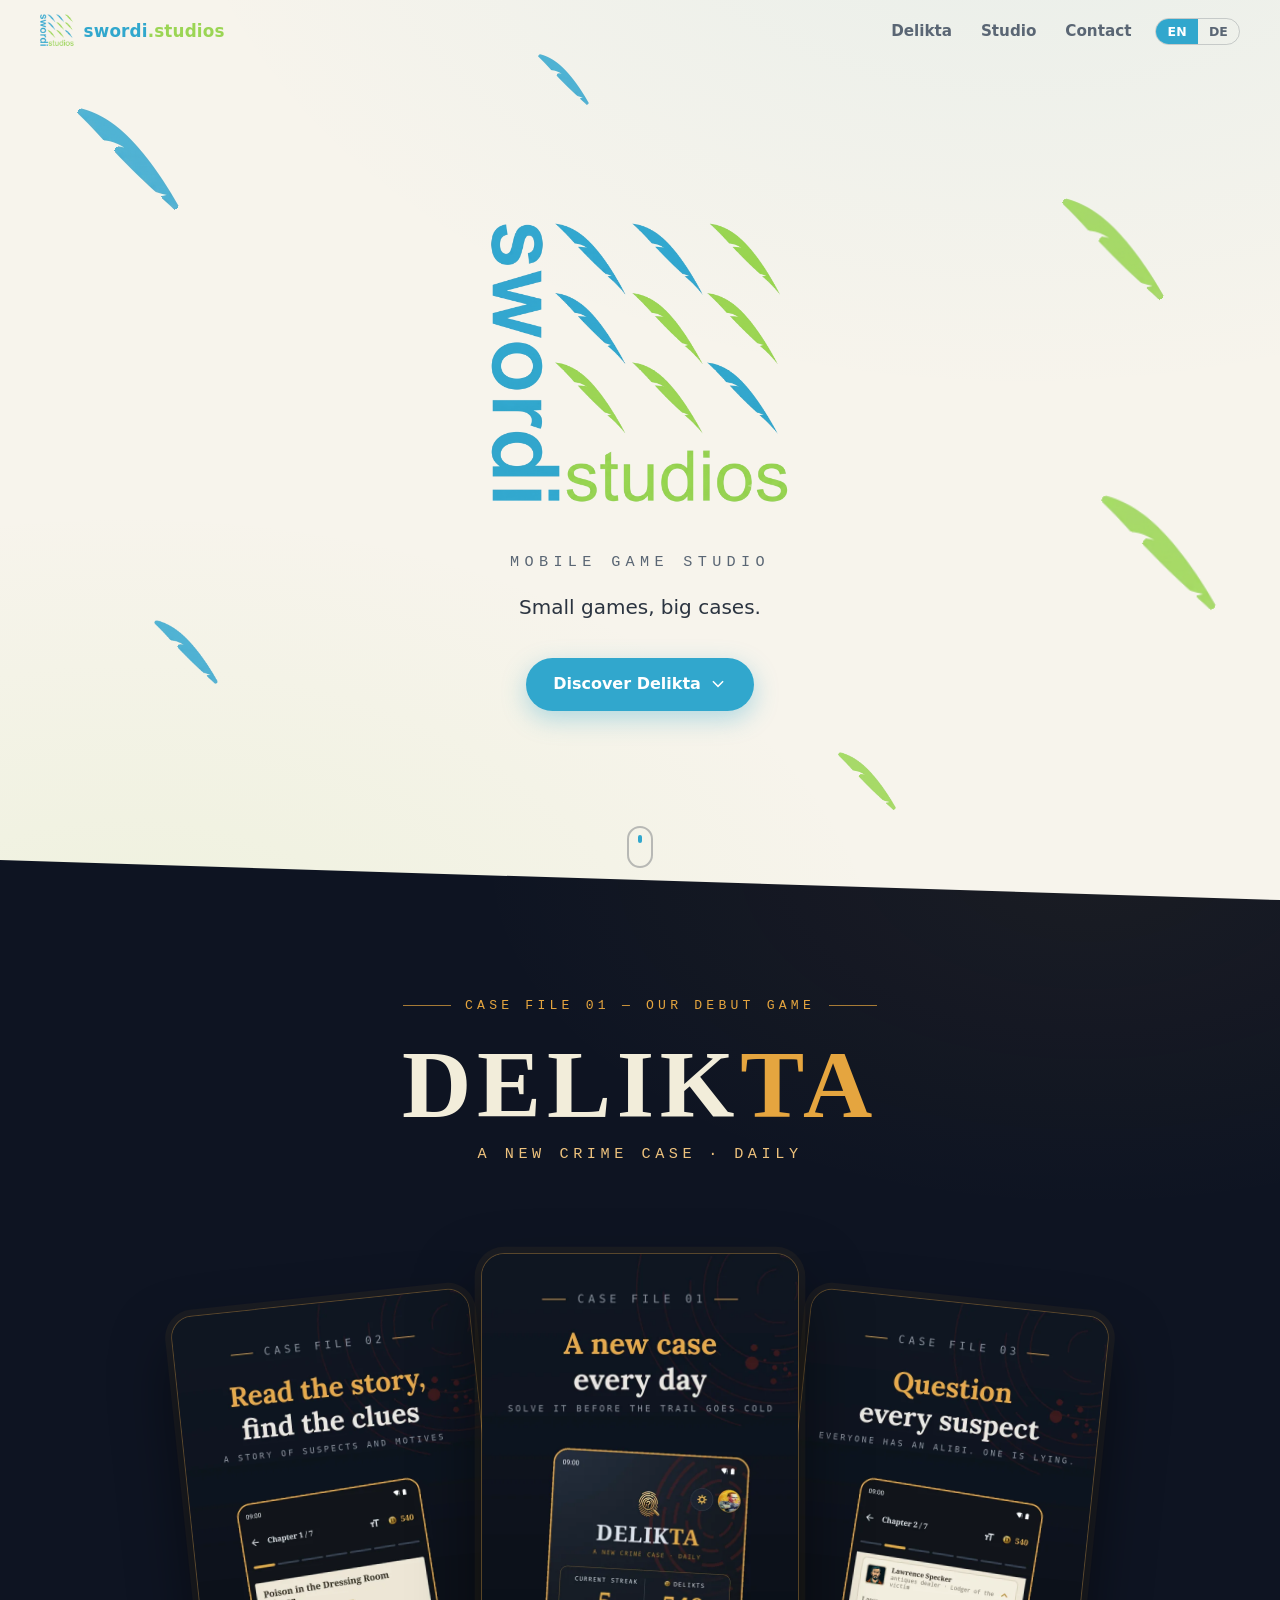
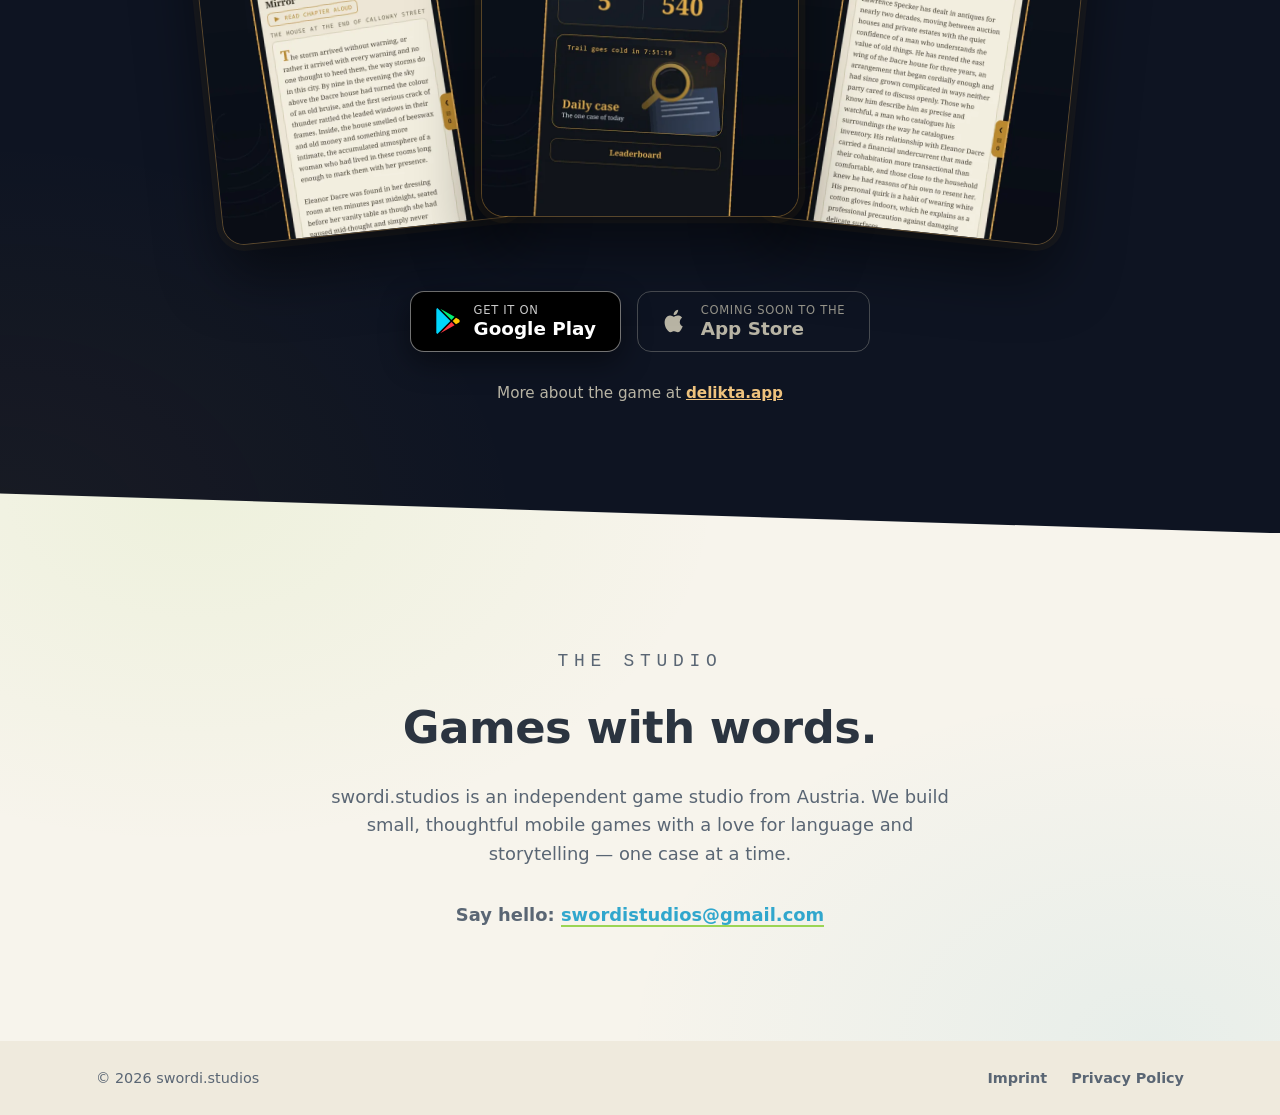
<file: index.html>
<!DOCTYPE html>
<html lang="en">
<head>
  <meta charset="UTF-8">
  <meta name="viewport" content="width=device-width, initial-scale=1.0">
  <title>swordi.studios — mobile game studio</title>
  <meta name="description" content="swordi.studios is an independent game studio from Austria — creators of Delikta, the daily detective game. A new crime case, every day.">
  <link rel="icon" type="image/png" sizes="32x32" href="assets/img/favicon-32.png">
  <link rel="apple-touch-icon" href="assets/img/apple-touch-icon.png">
  <link rel="canonical" href="https://swordistudios.com/">
  <meta property="og:title" content="swordi.studios — mobile game studio">
  <meta property="og:description" content="Creators of Delikta, the daily detective game. A new crime case, every day.">
  <meta property="og:image" content="https://swordistudios.com/assets/img/delikta-feature.jpg">
  <meta property="og:url" content="https://swordistudios.com/">
  <meta property="og:type" content="website">
  <link rel="stylesheet" href="css/style.css">
</head>
<body>

  <!-- ======= Navigation ======= -->
  <header class="nav" id="nav">
    <a class="nav-brand" href="#top" aria-label="swordi.studios — back to top">
      <img src="assets/img/logo-192.png" alt="" width="34" height="34">
      <span>swordi<em>.studios</em></span>
    </a>
    <nav class="nav-links" aria-label="Main">
      <a href="#delikta" data-i18n="nav.delikta">Delikta</a>
      <a href="#studio" data-i18n="nav.studio">Studio</a>
      <a href="#contact" data-i18n="nav.contact">Contact</a>
    </nav>
    <div class="lang-toggle" role="group" aria-label="Language">
      <button type="button" data-lang="en" aria-pressed="true">EN</button>
      <button type="button" data-lang="de" aria-pressed="false">DE</button>
    </div>
  </header>

  <main id="top">

    <!-- ======= Hero (studio CI: light) ======= -->
    <section class="hero" id="hero">
      <div class="feathers" aria-hidden="true">
        <img class="feather f1" data-speed="0.22" src="assets/img/feather-blue.png" alt="" width="134" height="116">
        <img class="feather f2" data-speed="0.35" src="assets/img/feather-green.png" alt="" width="132" height="116">
        <img class="feather f3" data-speed="0.5" src="assets/img/feather-blue.png" alt="" width="134" height="116">
        <img class="feather f4" data-speed="0.18" src="assets/img/feather-green.png" alt="" width="132" height="116">
        <img class="feather f5" data-speed="0.4" src="assets/img/feather-blue.png" alt="" width="134" height="116">
        <img class="feather f6" data-speed="0.28" src="assets/img/feather-green.png" alt="" width="132" height="116">
      </div>

      <div class="hero-inner">
        <img class="hero-logo" src="assets/img/logo.png" alt="swordi.studios logo" width="300" height="300">
        <p class="hero-tag" data-i18n="hero.tag">Mobile game studio</p>
        <p class="hero-sub" data-i18n="hero.sub">Small games, big cases.</p>
        <a class="hero-cta" href="#delikta">
          <span data-i18n="hero.cta">Discover Delikta</span>
          <svg viewBox="0 0 24 24" width="18" height="18" aria-hidden="true"><path d="M12 16.5 4.5 9l1.4-1.4L12 13.7l6.1-6.1L19.5 9Z" fill="currentColor"/></svg>
        </a>
      </div>

      <div class="scroll-hint" aria-hidden="true"><span></span></div>
    </section>

    <!-- ======= Delikta (game CI: dark noir) ======= -->
    <section class="delikta" id="delikta">
      <div class="delikta-inner">

        <div class="case-header reveal">
          <p class="kicker"><span class="rule"></span><span data-i18n="delikta.kicker">Case file 01 — our debut game</span><span class="rule"></span></p>
          <h1 class="delikta-wordmark">DELIK<span>TA</span></h1>
          <p class="delikta-tagline" data-i18n="delikta.tagline">A new crime case&ensp;·&ensp;daily</p>
        </div>

        <div class="gallery reveal" aria-label="Delikta screenshots">
          <img data-shot="02" src="assets/img/screenshots/en_02_feature.webp" alt="Delikta story chapter with the crime narrative" loading="lazy" width="640" height="1138">
          <img data-shot="01" src="assets/img/screenshots/en_01_feature.webp" alt="Delikta home screen with the daily case and streak counter" loading="lazy" width="640" height="1138">
          <img data-shot="03" src="assets/img/screenshots/en_03_feature.webp" alt="Delikta suspect dossier screen" loading="lazy" width="640" height="1138">
        </div>

        <div class="delikta-cta reveal" id="download">
          <div class="store-buttons">
            <a class="store-btn play" href="https://play.google.com/store/apps/details?id=io.delikta.game" target="_blank" rel="noopener">
              <svg viewBox="0 0 512 512" width="26" height="26" aria-hidden="true">
                <path fill="#00d7fe" d="M47 0C34 6.8 25.3 19.2 25.3 35.3v441.3c0 16.1 8.7 28.5 21.7 35.3l256.6-256L47 0z"/>
                <path fill="#00f076" d="M325.3 234.3 104.6 13l280.8 161.2-60.1 60.1z"/>
                <path fill="#ffc900" d="m472.2 225.6-58.9-34.1-65.7 64.5 65.7 64.5 60.1-34.1c18-14.3 18-46.5-1.2-60.8z"/>
                <path fill="#ff3a44" d="m104.6 499 280.8-161.2-60.1-60.1L104.6 499z"/>
              </svg>
              <span><small data-i18n="cta.playSmall">Get it on</small><strong>Google Play</strong></span>
            </a>
            <span class="store-btn soon">
              <svg viewBox="0 0 24 24" width="26" height="26" aria-hidden="true"><path fill="currentColor" d="M16.4 12.9c0-2.6 2.1-3.8 2.2-3.9-1.2-1.8-3.1-2-3.8-2-1.6-.2-3.1 1-3.9 1s-2-1-3.4-1c-1.7 0-3.3 1-4.2 2.6-1.8 3.1-.5 7.7 1.3 10.2.9 1.2 1.9 2.6 3.2 2.5 1.3-.1 1.8-.8 3.4-.8s2 .8 3.4.8 2.3-1.2 3.1-2.5c1-1.4 1.4-2.8 1.4-2.9-.1 0-2.7-1-2.7-4ZM13.8 5c.7-.9 1.2-2.1 1.1-3.3-1 0-2.3.7-3 1.6-.7.8-1.3 2-1.1 3.2 1.1.1 2.3-.6 3-1.5Z"/></svg>
              <span><small data-i18n="cta.iosSmall">Coming soon to the</small><strong>App Store</strong></span>
            </span>
          </div>
          <p class="delikta-link" data-i18n-html="cta.more">More about the game at <a href="https://www.delikta.app" target="_blank" rel="noopener">delikta.app</a></p>
        </div>

      </div>
    </section>

    <!-- ======= Studio (back to light) ======= -->
    <section class="studio" id="studio">
      <div class="studio-inner reveal">
        <p class="kicker light-kicker" data-i18n="studio.kicker">The studio</p>
        <h2 data-i18n="studio.title">Games with words.</h2>
        <p data-i18n="studio.text">swordi.studios is an independent game studio from Austria. We build small, thoughtful mobile games with a love for language and storytelling — one case at a time.</p>
        <p class="studio-contact" id="contact" data-i18n-html="studio.contact">Say hello: <a href="mailto:swordistudios@gmail.com">swordistudios@gmail.com</a></p>
      </div>
    </section>

  </main>

  <!-- ======= Footer ======= -->
  <footer class="footer">
    <div class="footer-inner">
      <p>© <span id="year">2026</span> swordi.studios</p>
      <nav aria-label="Legal">
        <a href="impressum.html" data-i18n="footer.imprint">Imprint</a>
        <a href="privacy.html" data-i18n="footer.privacy">Privacy Policy</a>
      </nav>
    </div>
  </footer>

  <script src="js/main.js"></script>
</body>
</html>
</file>
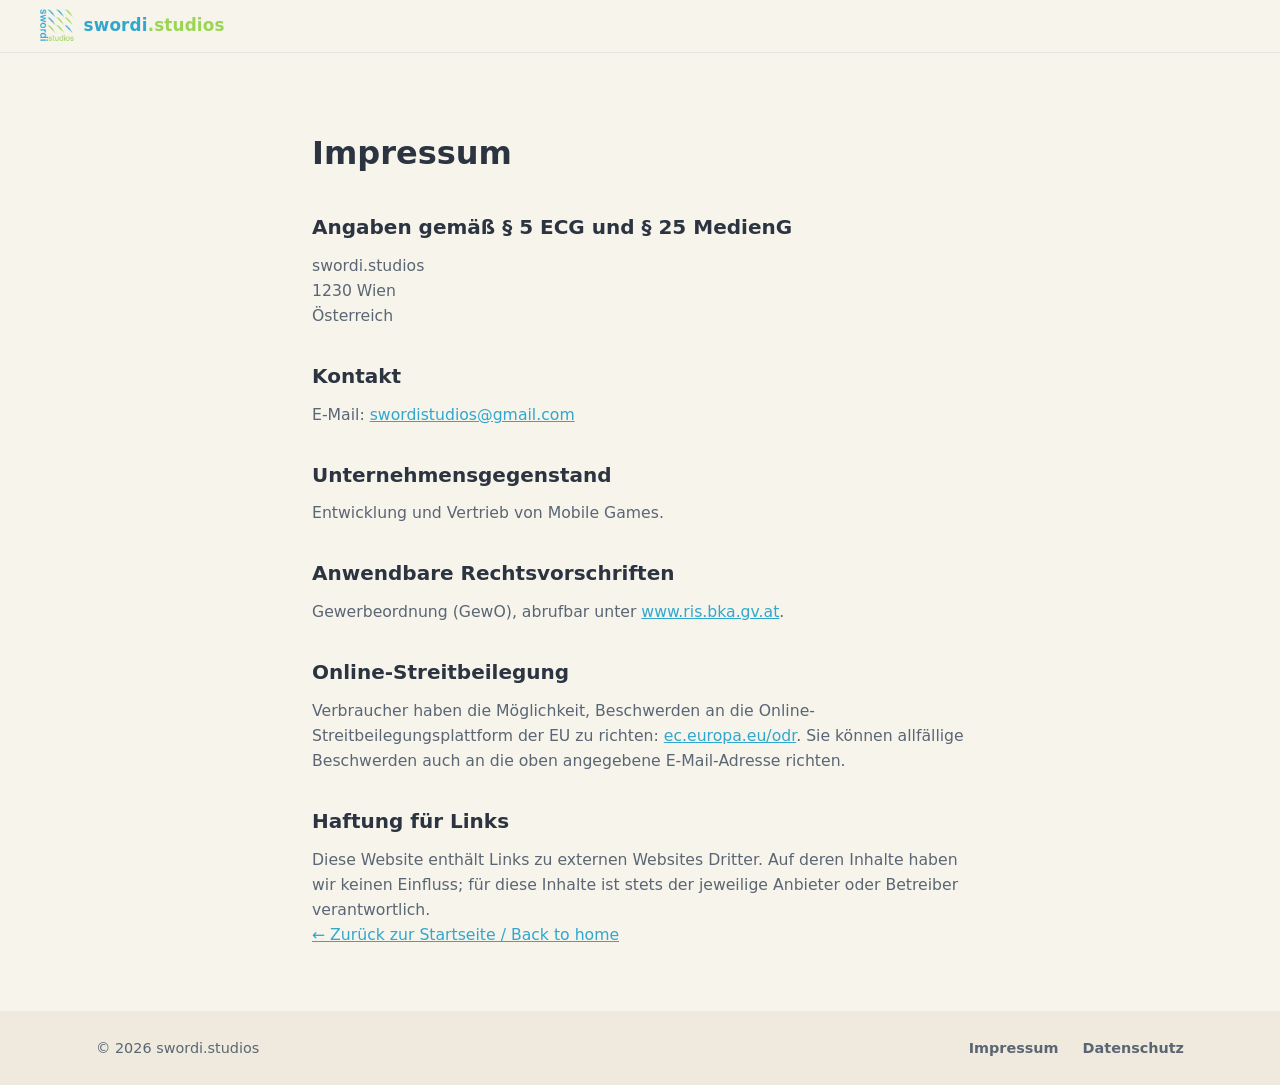
<file: impressum.html>
<!DOCTYPE html>
<html lang="de">
<head>
  <meta charset="UTF-8">
  <meta name="viewport" content="width=device-width, initial-scale=1.0">
  <title>Impressum — swordi.studios</title>
  <meta name="robots" content="noindex">
  <link rel="icon" type="image/png" sizes="32x32" href="assets/img/favicon-32.png">
  <link rel="stylesheet" href="css/style.css">
</head>
<body>

  <header class="nav scrolled">
    <a class="nav-brand" href="index.html">
      <img src="assets/img/logo-192.png" alt="" width="34" height="34">
      <span>swordi<em>.studios</em></span>
    </a>
  </header>

  <main class="legal">
    <h1>Impressum</h1>

    <h2>Angaben gemäß § 5 ECG und § 25 MedienG</h2>
    <p>
      swordi.studios<br>
      1230 Wien<br>
      Österreich
    </p>

    <h2>Kontakt</h2>
    <p>
      E-Mail: <a href="mailto:swordistudios@gmail.com">swordistudios@gmail.com</a>
    </p>

    <h2>Unternehmensgegenstand</h2>
    <p>Entwicklung und Vertrieb von Mobile Games.</p>

    <h2>Anwendbare Rechtsvorschriften</h2>
    <p>
      Gewerbeordnung (GewO), abrufbar unter <a href="https://www.ris.bka.gv.at" target="_blank" rel="noopener">www.ris.bka.gv.at</a>.
    </p>

    <h2>Online-Streitbeilegung</h2>
    <p>
      Verbraucher haben die Möglichkeit, Beschwerden an die Online-Streitbeilegungsplattform
      der EU zu richten: <a href="https://ec.europa.eu/odr" target="_blank" rel="noopener">ec.europa.eu/odr</a>.
      Sie können allfällige Beschwerden auch an die oben angegebene E-Mail-Adresse richten.
    </p>

    <h2>Haftung für Links</h2>
    <p>
      Diese Website enthält Links zu externen Websites Dritter. Auf deren Inhalte haben wir
      keinen Einfluss; für diese Inhalte ist stets der jeweilige Anbieter oder Betreiber
      verantwortlich.
    </p>

    <p><a href="index.html">← Zurück zur Startseite / Back to home</a></p>
  </main>

  <footer class="footer">
    <div class="footer-inner">
      <p>© 2026 swordi.studios</p>
      <nav aria-label="Legal">
        <a href="impressum.html">Impressum</a>
        <a href="privacy.html">Datenschutz</a>
      </nav>
    </div>
  </footer>

</body>
</html>
</file>
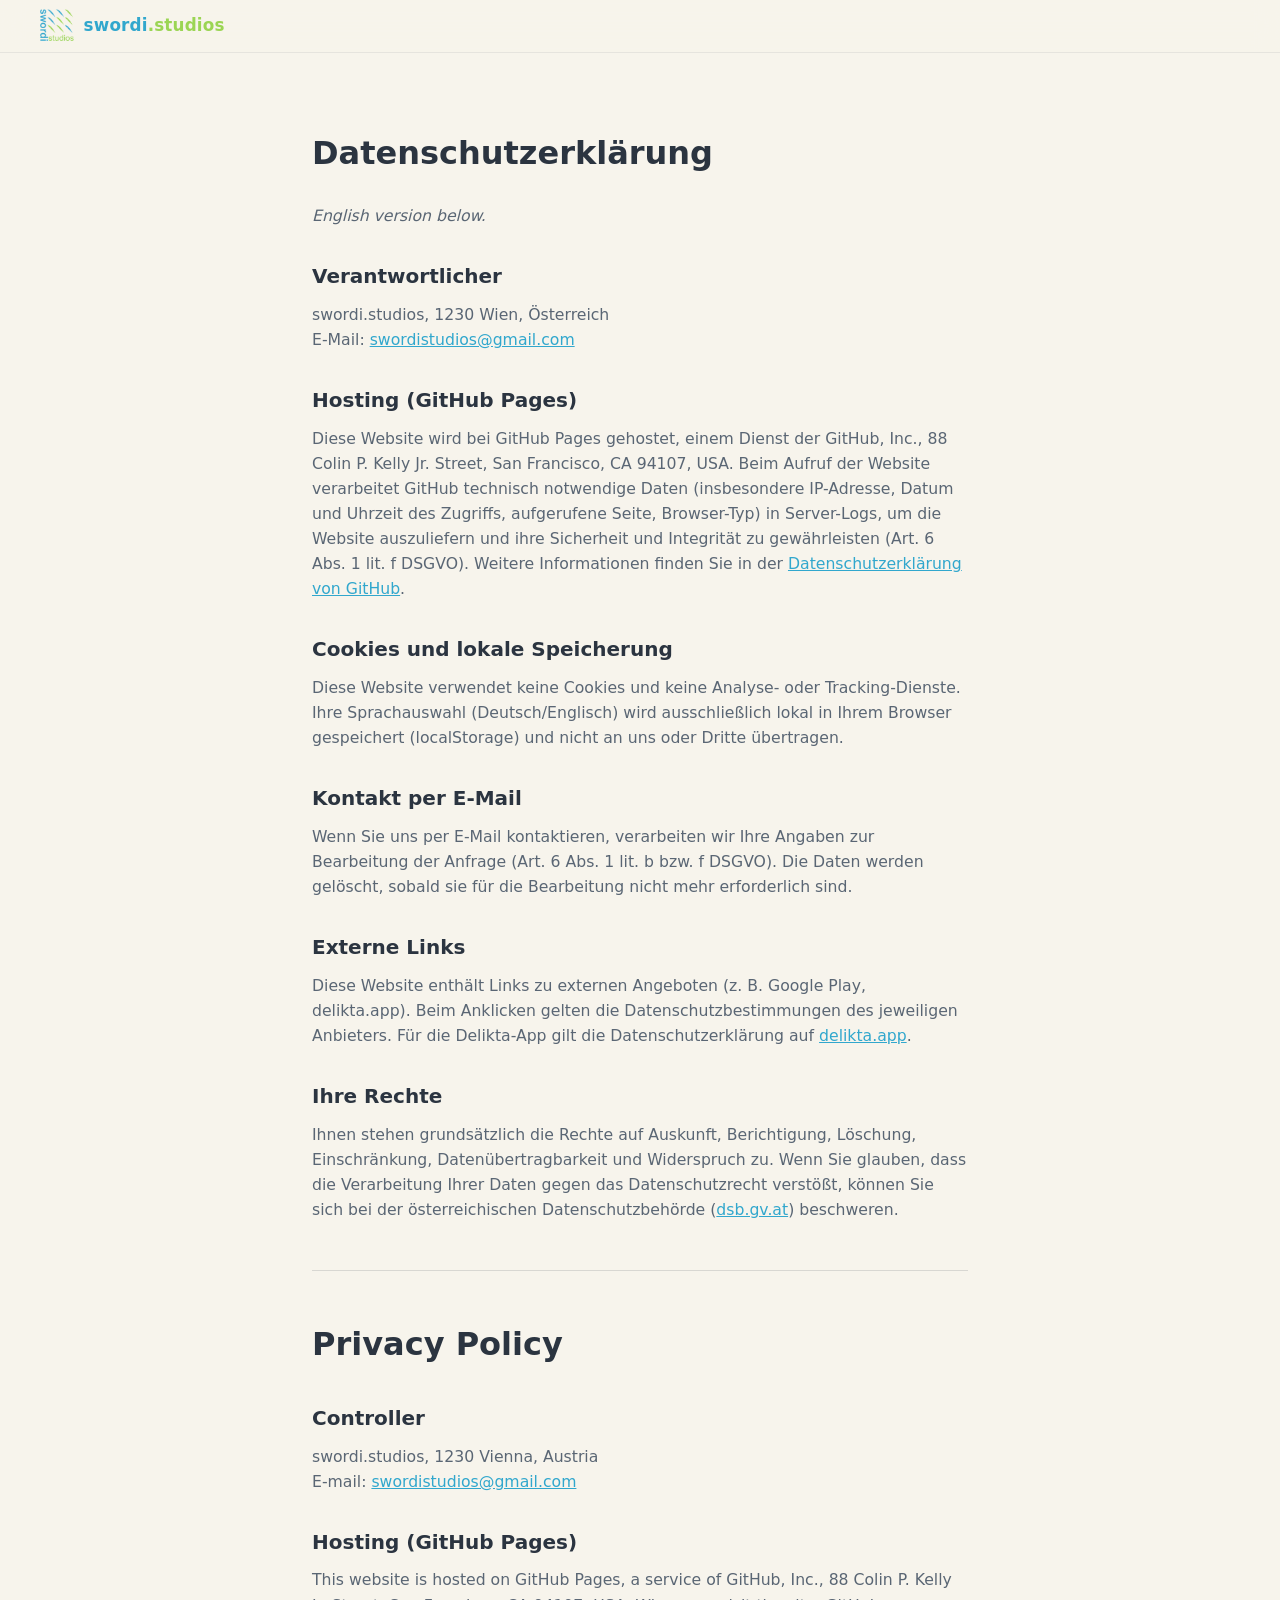
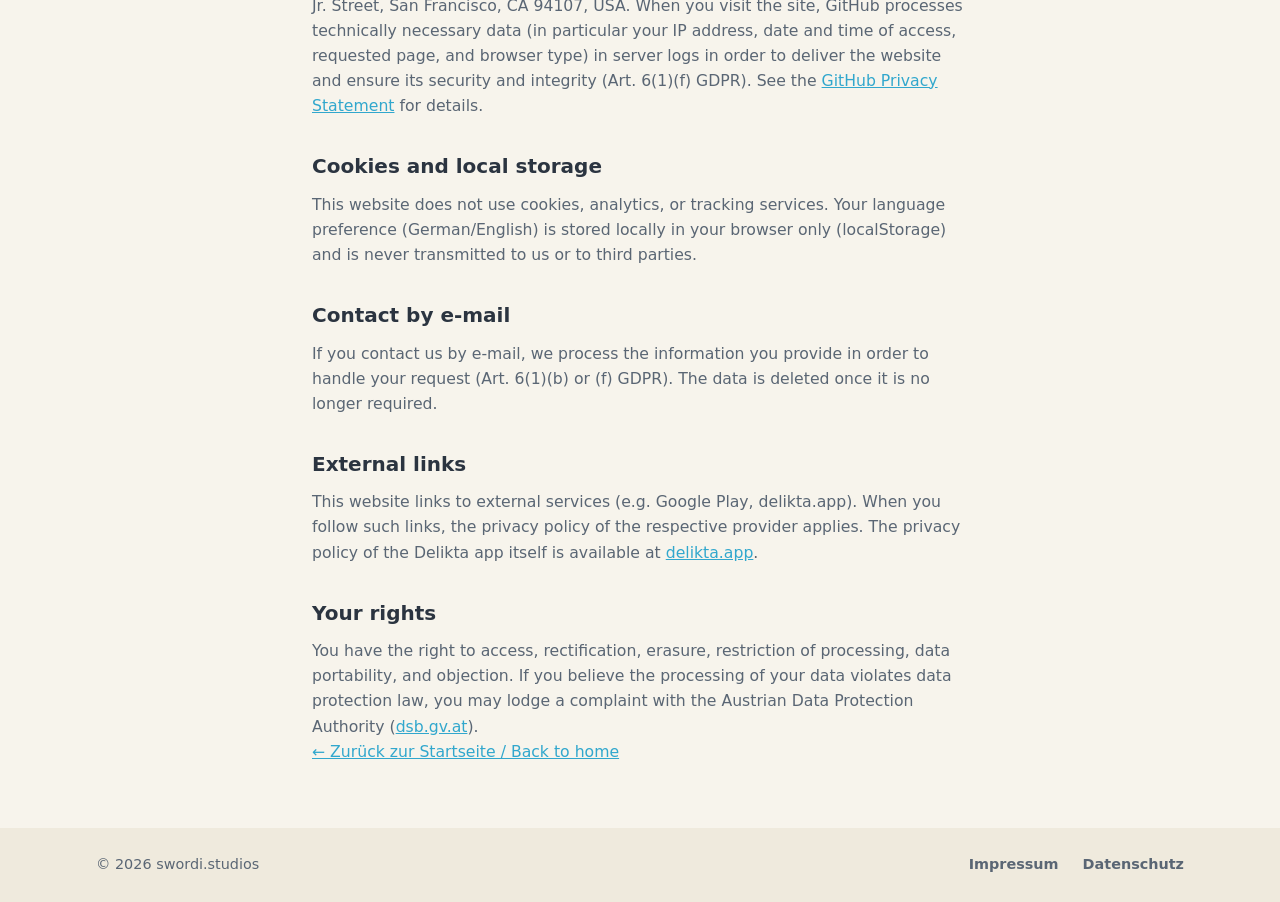
<file: privacy.html>
<!DOCTYPE html>
<html lang="de">
<head>
  <meta charset="UTF-8">
  <meta name="viewport" content="width=device-width, initial-scale=1.0">
  <title>Datenschutzerklärung / Privacy Policy — swordi.studios</title>
  <meta name="robots" content="noindex">
  <link rel="icon" type="image/png" sizes="32x32" href="assets/img/favicon-32.png">
  <link rel="stylesheet" href="css/style.css">
</head>
<body>

  <header class="nav scrolled">
    <a class="nav-brand" href="index.html">
      <img src="assets/img/logo-192.png" alt="" width="34" height="34">
      <span>swordi<em>.studios</em></span>
    </a>
  </header>

  <main class="legal">
    <h1>Datenschutzerklärung</h1>
    <p><em>English version below.</em></p>

    <h2>Verantwortlicher</h2>
    <p>
      swordi.studios, 1230 Wien, Österreich<br>
      E-Mail: <a href="mailto:swordistudios@gmail.com">swordistudios@gmail.com</a>
    </p>

    <h2>Hosting (GitHub Pages)</h2>
    <p>
      Diese Website wird bei GitHub Pages gehostet, einem Dienst der GitHub, Inc.,
      88 Colin P. Kelly Jr. Street, San Francisco, CA 94107, USA. Beim Aufruf der Website
      verarbeitet GitHub technisch notwendige Daten (insbesondere IP-Adresse, Datum und
      Uhrzeit des Zugriffs, aufgerufene Seite, Browser-Typ) in Server-Logs, um die Website
      auszuliefern und ihre Sicherheit und Integrität zu gewährleisten
      (Art. 6 Abs. 1 lit. f DSGVO). Weitere Informationen finden Sie in der
      <a href="https://docs.github.com/en/site-policy/privacy-policies/github-general-privacy-statement" target="_blank" rel="noopener">Datenschutzerklärung von GitHub</a>.
    </p>

    <h2>Cookies und lokale Speicherung</h2>
    <p>
      Diese Website verwendet keine Cookies und keine Analyse- oder Tracking-Dienste.
      Ihre Sprachauswahl (Deutsch/Englisch) wird ausschließlich lokal in Ihrem Browser
      gespeichert (localStorage) und nicht an uns oder Dritte übertragen.
    </p>

    <h2>Kontakt per E-Mail</h2>
    <p>
      Wenn Sie uns per E-Mail kontaktieren, verarbeiten wir Ihre Angaben zur Bearbeitung
      der Anfrage (Art. 6 Abs. 1 lit. b bzw. f DSGVO). Die Daten werden gelöscht, sobald
      sie für die Bearbeitung nicht mehr erforderlich sind.
    </p>

    <h2>Externe Links</h2>
    <p>
      Diese Website enthält Links zu externen Angeboten (z.&nbsp;B. Google Play,
      delikta.app). Beim Anklicken gelten die Datenschutzbestimmungen des jeweiligen
      Anbieters. Für die Delikta-App gilt die Datenschutzerklärung auf
      <a href="https://www.delikta.app" target="_blank" rel="noopener">delikta.app</a>.
    </p>

    <h2>Ihre Rechte</h2>
    <p>
      Ihnen stehen grundsätzlich die Rechte auf Auskunft, Berichtigung, Löschung,
      Einschränkung, Datenübertragbarkeit und Widerspruch zu. Wenn Sie glauben, dass die
      Verarbeitung Ihrer Daten gegen das Datenschutzrecht verstößt, können Sie sich bei
      der österreichischen Datenschutzbehörde (<a href="https://www.dsb.gv.at" target="_blank" rel="noopener">dsb.gv.at</a>)
      beschweren.
    </p>

    <hr style="margin:3rem 0; border:0; border-top:1px solid rgba(43,52,64,0.15);">

    <h1>Privacy Policy</h1>

    <h2>Controller</h2>
    <p>
      swordi.studios, 1230 Vienna, Austria<br>
      E-mail: <a href="mailto:swordistudios@gmail.com">swordistudios@gmail.com</a>
    </p>

    <h2>Hosting (GitHub Pages)</h2>
    <p>
      This website is hosted on GitHub Pages, a service of GitHub, Inc., 88 Colin P. Kelly
      Jr. Street, San Francisco, CA 94107, USA. When you visit the site, GitHub processes
      technically necessary data (in particular your IP address, date and time of access,
      requested page, and browser type) in server logs in order to deliver the website and
      ensure its security and integrity (Art. 6(1)(f) GDPR). See the
      <a href="https://docs.github.com/en/site-policy/privacy-policies/github-general-privacy-statement" target="_blank" rel="noopener">GitHub Privacy Statement</a>
      for details.
    </p>

    <h2>Cookies and local storage</h2>
    <p>
      This website does not use cookies, analytics, or tracking services. Your language
      preference (German/English) is stored locally in your browser only (localStorage)
      and is never transmitted to us or to third parties.
    </p>

    <h2>Contact by e-mail</h2>
    <p>
      If you contact us by e-mail, we process the information you provide in order to
      handle your request (Art. 6(1)(b) or (f) GDPR). The data is deleted once it is no
      longer required.
    </p>

    <h2>External links</h2>
    <p>
      This website links to external services (e.g. Google Play, delikta.app). When you
      follow such links, the privacy policy of the respective provider applies. The
      privacy policy of the Delikta app itself is available at
      <a href="https://www.delikta.app" target="_blank" rel="noopener">delikta.app</a>.
    </p>

    <h2>Your rights</h2>
    <p>
      You have the right to access, rectification, erasure, restriction of processing,
      data portability, and objection. If you believe the processing of your data
      violates data protection law, you may lodge a complaint with the Austrian Data
      Protection Authority (<a href="https://www.dsb.gv.at" target="_blank" rel="noopener">dsb.gv.at</a>).
    </p>

    <p><a href="index.html">← Zurück zur Startseite / Back to home</a></p>
  </main>

  <footer class="footer">
    <div class="footer-inner">
      <p>© 2026 swordi.studios</p>
      <nav aria-label="Legal">
        <a href="impressum.html">Impressum</a>
        <a href="privacy.html">Datenschutz</a>
      </nav>
    </div>
  </footer>

</body>
</html>
</file>
<file: css/style.css>
/* ============================================================
   swordi.studios — landing page
   CI: logo colors (blue #31a7cd, green #9bd554, cream paper)
   Delikta section: game CI (navy #0e1422, gold #e5a53f)
   ============================================================ */

:root {
  --blue: #31a7cd;
  --green: #9bd554;
  --ink: #2b3440;
  --ink-soft: #5a6674;
  --paper: #f7f4ec;
  --paper-deep: #efeadd;

  --navy: #0e1422;
  --navy-panel: #151d30;
  --gold: #e5a53f;
  --gold-soft: #eec27d;
  --cream: #f2edda;
  --cream-dim: #b8b4a4;

  --sans: "Avenir Next", "Segoe UI", system-ui, -apple-system, sans-serif;
  --serif: Georgia, "Times New Roman", serif;
  --mono: "SF Mono", "Cascadia Code", Menlo, Consolas, monospace;
}

* { margin: 0; padding: 0; box-sizing: border-box; }

html { scroll-behavior: smooth; }

body {
  font-family: var(--sans);
  color: var(--ink);
  background: var(--paper);
  line-height: 1.6;
  -webkit-font-smoothing: antialiased;
}

img { max-width: 100%; height: auto; display: block; }

/* ============ Navigation ============ */

.nav {
  position: fixed;
  inset: 0 0 auto 0;
  z-index: 100;
  display: flex;
  align-items: center;
  gap: 1.5rem;
  padding: 0.9rem clamp(1rem, 4vw, 2.5rem);
  transition: background 0.35s ease, box-shadow 0.35s ease, padding 0.35s ease;
}

.nav.scrolled {
  background: rgba(247, 244, 236, 0.85);
  backdrop-filter: blur(12px);
  -webkit-backdrop-filter: blur(12px);
  box-shadow: 0 1px 0 rgba(43, 52, 64, 0.08);
  padding-top: 0.55rem;
  padding-bottom: 0.55rem;
}

.nav-brand {
  display: flex;
  align-items: center;
  gap: 0.6rem;
  text-decoration: none;
  color: var(--blue);
  font-weight: 700;
  font-size: 1.05rem;
  letter-spacing: 0.01em;
}

.nav-brand em { font-style: normal; color: var(--green); }

.nav-links {
  margin-left: auto;
  display: flex;
  gap: clamp(0.8rem, 2.5vw, 1.8rem);
}

.nav-links a {
  text-decoration: none;
  color: var(--ink-soft);
  font-size: 0.95rem;
  font-weight: 600;
  transition: color 0.2s;
}

.nav-links a:hover { color: var(--blue); }

.lang-toggle {
  display: flex;
  border: 1.5px solid rgba(43, 52, 64, 0.2);
  border-radius: 999px;
  overflow: hidden;
}

.lang-toggle button {
  border: 0;
  background: transparent;
  font: 600 0.78rem var(--sans);
  color: var(--ink-soft);
  padding: 0.32rem 0.7rem;
  cursor: pointer;
  transition: background 0.2s, color 0.2s;
}

.lang-toggle button[aria-pressed="true"] {
  background: var(--blue);
  color: #fff;
}

/* ============ Hero ============ */

.hero {
  position: relative;
  min-height: 100svh;
  display: grid;
  place-items: center;
  overflow: hidden;
  background:
    radial-gradient(90rem 60rem at 80% -20%, rgba(49, 167, 205, 0.08), transparent 60%),
    radial-gradient(80rem 50rem at 10% 110%, rgba(155, 213, 84, 0.1), transparent 60%),
    var(--paper);
  padding: 6rem 1.5rem 4rem;
}

.hero-inner {
  position: relative;
  z-index: 2;
  text-align: center;
  max-width: 44rem;
}

.hero-logo {
  width: clamp(180px, 34vw, 300px);
  margin: 0 auto 1.8rem;
  animation: logo-in 1s cubic-bezier(0.2, 0.7, 0.3, 1) both;
}

.hero-tag {
  font-family: var(--mono);
  font-size: clamp(0.8rem, 1.6vw, 0.95rem);
  letter-spacing: 0.35em;
  text-transform: uppercase;
  color: var(--ink-soft);
  animation: rise-in 0.9s 0.25s cubic-bezier(0.2, 0.7, 0.3, 1) both;
}

.hero-sub {
  margin: 1rem auto 2.2rem;
  max-width: 30rem;
  font-size: clamp(1.05rem, 2.2vw, 1.25rem);
  color: var(--ink);
  animation: rise-in 0.9s 0.4s cubic-bezier(0.2, 0.7, 0.3, 1) both;
}

.hero-cta {
  display: inline-flex;
  align-items: center;
  gap: 0.5rem;
  background: var(--blue);
  color: #fff;
  text-decoration: none;
  font-weight: 700;
  font-size: 1rem;
  padding: 0.85rem 1.7rem;
  border-radius: 999px;
  box-shadow: 0 8px 24px rgba(49, 167, 205, 0.35);
  transition: transform 0.25s, box-shadow 0.25s, background 0.25s;
  animation: rise-in 0.9s 0.55s cubic-bezier(0.2, 0.7, 0.3, 1) both;
}

.hero-cta:hover {
  transform: translateY(-2px);
  background: #2b96b9;
  box-shadow: 0 12px 30px rgba(49, 167, 205, 0.45);
}

.hero-cta svg { transition: transform 0.25s; }
.hero-cta:hover svg { transform: translateY(3px); }

/* floating feathers */

.feathers { position: absolute; inset: 0; z-index: 1; pointer-events: none; }

.feather {
  position: absolute;
  width: clamp(50px, 8vw, 110px);
  opacity: 0.85;
  will-change: transform;
  animation: feather-drift 7s ease-in-out infinite alternate;
}

.f1 { top: 12%; left: 6%; animation-delay: -1s; }
.f2 { top: 22%; right: 9%; animation-delay: -3s; }
.f3 { bottom: 24%; left: 12%; width: clamp(36px, 5vw, 70px); animation-delay: -5s; }
.f4 { top: 55%; right: 5%; width: clamp(60px, 9vw, 130px); animation-delay: -2s; }
.f5 { top: 6%; left: 42%; width: clamp(30px, 4vw, 56px); animation-delay: -4s; }
.f6 { bottom: 10%; right: 30%; width: clamp(34px, 4.5vw, 64px); animation-delay: -6s; }

/* animates `transform` only — JS parallax uses the separate `translate`
   property, so both compose without fighting each other */
@keyframes feather-drift {
  from { transform: rotate(-4deg) translateY(-12px); }
  to   { transform: rotate(5deg) translateY(14px); }
}

@keyframes logo-in {
  from { opacity: 0; transform: scale(0.92) translateY(14px); }
  to   { opacity: 1; transform: none; }
}

@keyframes rise-in {
  from { opacity: 0; transform: translateY(18px); }
  to   { opacity: 1; transform: none; }
}

.scroll-hint {
  position: absolute;
  bottom: 2rem;
  left: 50%;
  translate: -50% 0;
  width: 26px;
  height: 42px;
  border: 2px solid rgba(43, 52, 64, 0.3);
  border-radius: 14px;
  z-index: 2;
}

.scroll-hint span {
  position: absolute;
  top: 7px;
  left: 50%;
  translate: -50% 0;
  width: 4px;
  height: 8px;
  border-radius: 2px;
  background: var(--blue);
  animation: scroll-dot 1.8s ease-in-out infinite;
}

@keyframes scroll-dot {
  0%   { opacity: 1; transform: translateY(0); }
  70%  { opacity: 0; transform: translateY(14px); }
  100% { opacity: 0; transform: translateY(0); }
}

/* ============ Delikta section (dark noir) ============ */

.delikta {
  position: relative;
  background:
    radial-gradient(70rem 40rem at 85% 0%, rgba(229, 165, 63, 0.06), transparent 55%),
    radial-gradient(60rem 45rem at 0% 100%, rgba(229, 165, 63, 0.05), transparent 55%),
    var(--navy);
  color: var(--cream);
  padding: clamp(5rem, 10vw, 8.5rem) 1.5rem;
  clip-path: polygon(0 0, 100% 2.5rem, 100% 100%, 0 calc(100% - 2.5rem));
  margin: -2.5rem 0;
  z-index: 3;
}

.delikta-inner { max-width: 68rem; margin: 0 auto; }

.case-header { text-align: center; margin-bottom: clamp(4rem, 8vw, 6.5rem); }

.kicker {
  display: inline-flex;
  align-items: center;
  gap: 0.9rem;
  font-family: var(--mono);
  font-size: 0.82rem;
  letter-spacing: 0.32em;
  text-transform: uppercase;
  color: var(--gold);
}

.kicker .rule { width: 3rem; height: 1px; background: var(--gold); opacity: 0.7; }

.kicker.small { font-size: 0.72rem; gap: 0; }

.delikta-wordmark {
  font-family: var(--serif);
  font-weight: 700;
  font-size: clamp(3rem, 10vw, 6rem);
  letter-spacing: 0.06em;
  color: var(--cream);
  margin: 1.2rem 0 0.4rem;
  line-height: 1.05;
}

.delikta-wordmark span { color: var(--gold); }

.delikta-tagline {
  font-family: var(--mono);
  letter-spacing: 0.3em;
  text-transform: uppercase;
  font-size: clamp(0.75rem, 1.8vw, 0.95rem);
  color: var(--gold-soft);
}

/* screenshot gallery — fanned phones like the Play Store feature banner */

.gallery {
  display: flex;
  justify-content: center;
  align-items: flex-start;
}

.gallery img {
  width: min(28%, 300px);
  border-radius: 22px;
  border: 1px solid rgba(229, 165, 63, 0.35);
  box-shadow:
    0 30px 60px rgba(0, 0, 0, 0.5),
    0 0 0 6px rgba(229, 165, 63, 0.06);
  transition: rotate 0.5s cubic-bezier(0.2, 0.7, 0.3, 1), scale 0.5s cubic-bezier(0.2, 0.7, 0.3, 1);
}

.gallery img:first-child { rotate: -6deg; translate: 2% 6%; }
.gallery img:last-child  { rotate: 6deg;  translate: -2% 6%; }
.gallery img:nth-child(2) { position: relative; z-index: 2; scale: 1.06; }

.gallery img:hover { rotate: 0deg; scale: 1.08; z-index: 3; }

/* CTA */

.delikta-cta {
  text-align: center;
  margin-top: clamp(4rem, 7vw, 6rem);
}

.store-buttons {
  display: flex;
  flex-wrap: wrap;
  gap: 1rem;
  justify-content: center;
}

.store-btn {
  display: inline-flex;
  align-items: center;
  gap: 0.8rem;
  padding: 0.7rem 1.5rem;
  border-radius: 14px;
  text-decoration: none;
  text-align: left;
  line-height: 1.25;
}

.store-btn span { display: flex; flex-direction: column; }
.store-btn small { font-size: 0.72rem; letter-spacing: 0.06em; text-transform: uppercase; opacity: 0.8; }
.store-btn strong { font-size: 1.15rem; }

/* modeled after the official "Get it on Google Play" badge */
.store-btn.play {
  background: #000;
  color: #fff;
  border: 1px solid rgba(255, 255, 255, 0.45);
  box-shadow: 0 10px 30px rgba(0, 0, 0, 0.45);
  transition: transform 0.25s, box-shadow 0.25s, border-color 0.25s;
}

.store-btn.play:hover {
  transform: translateY(-2px);
  border-color: rgba(255, 255, 255, 0.8);
  box-shadow: 0 14px 36px rgba(0, 0, 0, 0.6);
}

.store-btn.soon {
  border: 1px solid rgba(242, 237, 218, 0.25);
  color: var(--cream-dim);
  cursor: default;
}

.delikta-link { margin-top: 1.8rem; color: var(--cream-dim); font-size: 0.95rem; }
.delikta-link a { color: var(--gold-soft); font-weight: 600; }

/* ============ Studio ============ */

.studio {
  background:
    radial-gradient(60rem 40rem at 15% 0%, rgba(155, 213, 84, 0.1), transparent 55%),
    radial-gradient(60rem 40rem at 90% 100%, rgba(49, 167, 205, 0.08), transparent 55%),
    var(--paper);
  padding: clamp(7rem, 12vw, 10rem) 1.5rem clamp(5rem, 9vw, 7rem);
  text-align: center;
}

.studio-inner { max-width: 40rem; margin: 0 auto; }

.light-kicker { color: var(--blue); }
.light-kicker::before, .light-kicker::after { content: none; }

.studio h2 {
  font-size: clamp(1.9rem, 4.5vw, 2.8rem);
  margin: 1rem 0 1.2rem;
  color: var(--ink);
  letter-spacing: -0.01em;
}

.studio p { color: var(--ink-soft); font-size: clamp(1rem, 2vw, 1.12rem); }

.studio-contact { margin-top: 2rem; font-weight: 600; }
.studio-contact a { color: var(--blue); text-decoration: none; border-bottom: 2px solid var(--green); }
.studio-contact a:hover { color: var(--green); }

/* ============ Footer ============ */

.footer {
  background: var(--paper-deep);
  padding: 1.6rem 1.5rem;
}

.footer-inner {
  max-width: 68rem;
  margin: 0 auto;
  display: flex;
  flex-wrap: wrap;
  gap: 0.8rem 2rem;
  align-items: center;
  justify-content: space-between;
  font-size: 0.9rem;
  color: var(--ink-soft);
}

.footer nav { display: flex; gap: 1.5rem; }
.footer a { color: var(--ink-soft); text-decoration: none; font-weight: 600; }
.footer a:hover { color: var(--blue); }

/* ============ Scroll reveals ============ */

.reveal {
  opacity: 0;
  transform: translateY(36px);
  transition: opacity 0.8s cubic-bezier(0.2, 0.7, 0.3, 1), transform 0.8s cubic-bezier(0.2, 0.7, 0.3, 1);
}

.reveal.visible { opacity: 1; transform: none; }

/* ============ Legal pages ============ */

.legal {
  max-width: 44rem;
  margin: 0 auto;
  padding: 8rem 1.5rem 4rem;
}

.legal h1 { font-size: 2rem; margin-bottom: 1.5rem; }
.legal h2 { font-size: 1.25rem; margin: 2rem 0 0.6rem; }
.legal p, .legal li { color: var(--ink-soft); font-size: 0.98rem; }
.legal ul { padding-left: 1.2rem; }
.legal a { color: var(--blue); }
.legal .placeholder { background: rgba(229, 165, 63, 0.25); padding: 0 0.3em; border-radius: 4px; }

/* ============ Responsive ============ */

@media (max-width: 760px) {
  .nav-links { display: none; }
  .nav-brand { flex: 1; }

  .gallery img { width: 30%; border-radius: 12px; }

  .delikta { clip-path: polygon(0 0, 100% 1.2rem, 100% 100%, 0 calc(100% - 1.2rem)); margin: -1.2rem 0; }
}

/* ============ Reduced motion ============ */

@media (prefers-reduced-motion: reduce) {
  html { scroll-behavior: auto; }
  .feather, .scroll-hint span { animation: none; }
  .hero-logo, .hero-tag, .hero-sub, .hero-cta { animation-duration: 0.01s; animation-delay: 0s; }
  .reveal { opacity: 1; transform: none; transition: none; }
  .gallery img { transition: none; }
}
</file>
